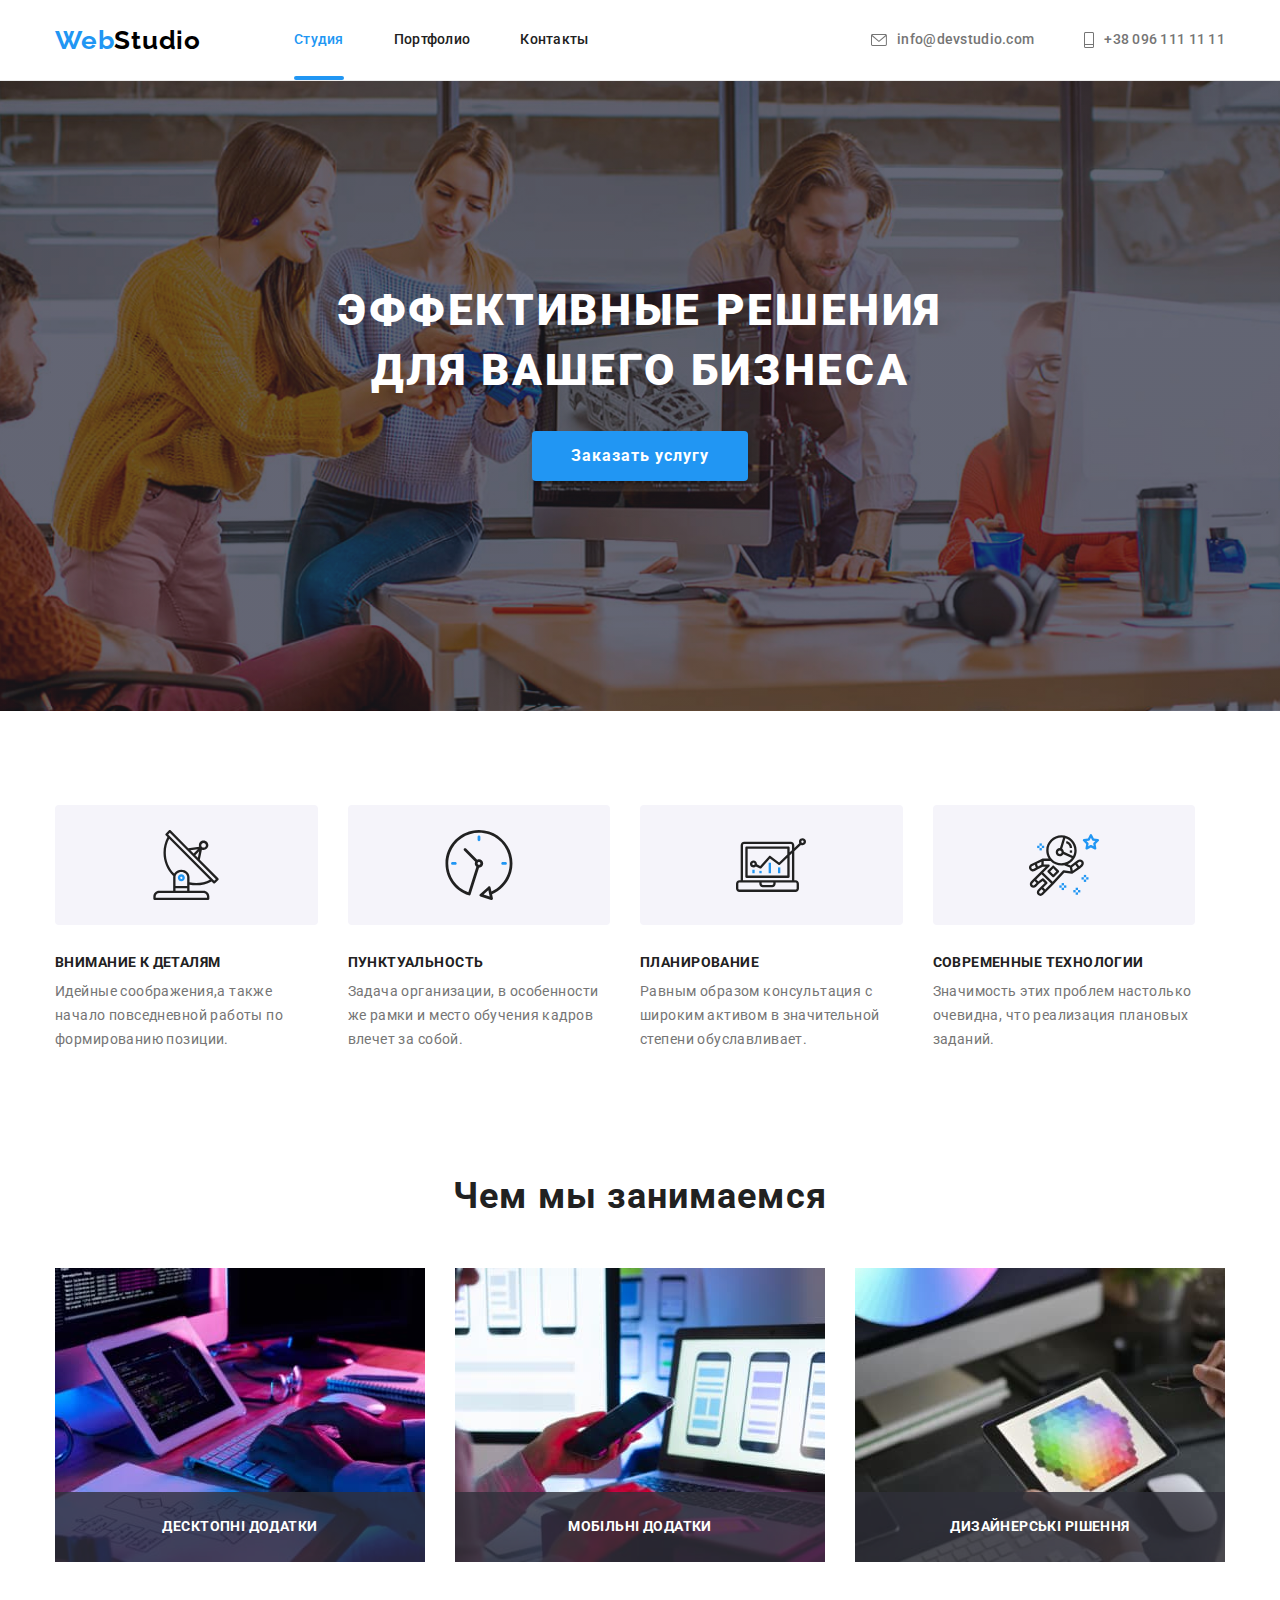
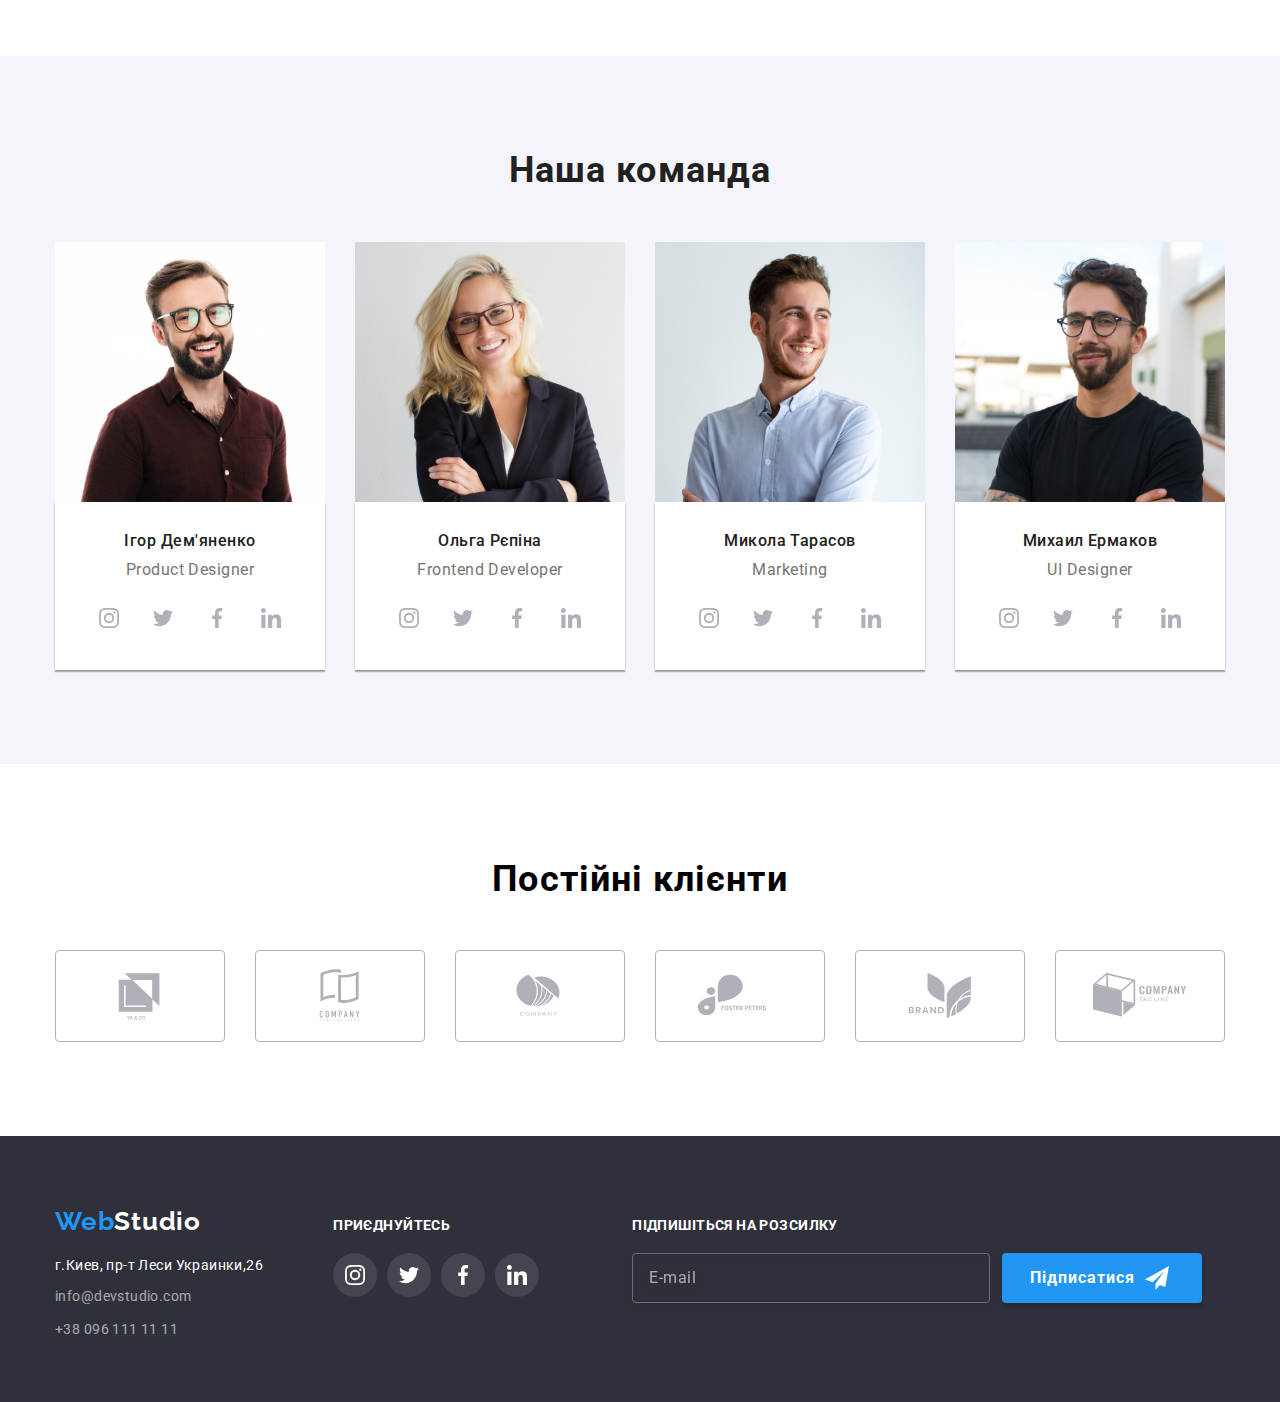
<file: index.html>
<!DOCTYPE html>
<html lang="en">
<head>
    <meta charset="UTF-8" />
    <meta http-equiv="X-UA-Compatible" content="IE=edge" />
    <meta name="viewport" content="width=device-width, initial-scale=1.0" />
    <title>Studio</title>
    <link rel="preconnect" href="https://fonts.googleapis.com" /> 
<link rel="preconnect" href="https://fonts.gstatic.com" crossorigin> 
<link href="https://fonts.googleapis.com/css2?family=Raleway:wght@700&family=Roboto:wght@400;500;700;900&display=swap" rel="stylesheet">
<link rel="stylesheet" href="https://cdnjs.cloudflare.com/ajax/libs/modern-normalize/1.1.0/modern-normalize.css" >
<link rel="stylesheet" href="./js/modal.js" />
<link rel="stylesheet" href="./css/styles.css" />
</head>
<body>
<header class="header">
    <div class="container main-nav">
    <nav class="header-nav">
    <a href="./index.html" class="header-logo link">Web<span class="logo-bleack">Studio</span></a>
    <ul class="header-list list">
    <li class="header-item"><a href="./index.html" class="header-link link current"><span class="accent line">Студия</span></a></li>
    <li class="header-item"><a href="./portfolio.html" class="header-link link">Портфолио</a></li>
    <li class="header-item"><a href="" class="header-link link">Контакты</a></li>
    </ul>
    </nav>
    <ul class="header-list-info list">
    <li class="header-item-info"><a href="mailto:info@devstudio.com" class="header-mail link"><svg class="header-icon-mail" width="16" height="12">
        <use class="icon-header" href="./images/icons.svg#icon-mail"></use>
    </svg>info@devstudio.com</a>
    </li>
    <li class="header-item-info"><a href="tel:+380961111111" class="header-tell link"><svg class="header-icon-tell" width="10" height="16">
        <use class="icon-header" href="./images/icons.svg#icon-tell"></use>
    </svg>+38 096 111 11 11</a>
    </li>
    </ul>
    </div>
</header>  
<main>
    <section class="hero">
            <div class="container">
            <h1 class="hero-title">Эффективные решения для вашего бизнеса</h1>
            <button type="button" class="hero-btm" data-modal-open>Заказать услугу</button>
            </div>
    </section>
    <section class="benefits">
        <div class="container">
        <ul class="benefits-list list">
            <li class="benefits-item">
                <div class="benefits-icon-box">
                    <svg class="benefits-icon" width="70" height="70">
                        <use href="./images/icons.svg#icon-antenna"></use>
                    </svg>
                </div>
                <h3 class="benefits-title">Внимание к деталям</h3>
                <p class="benefits-text">Идейные соображения,а также начало повседневной работы по формированию позиции.</p>
            </li>
            <li class="benefits-item">
                <div class="benefits-icon-box">
                    <svg class="benefits-icon" width="70" height="70">
                        <use href="./images/icons.svg#icon-clock"></use>
                    </svg>
                </div>
                <h3 class="benefits-title">Пунктуальность</h3>
                <p class="benefits-text">Задача организации, в особенности же рамки и место обучения кадров влечет за собой.</p>
            </li>
            <li class="benefits-item">
                <div class="benefits-icon-box">
                    <svg class="benefits-icon" width="70" height="70">
                        <use href="./images/icons.svg#icon-diagram"></use>
                    </svg>
                </div>
                <h3 class="benefits-title">Планирование</h3>
                <p class="benefits-text">Равным образом консультация с широким активом в значительной степени обуславливает.</p>
            </li>
            <li class="benefits-item">
                <div class="benefits-icon-box">
                    <svg class="benefits-icon" width="70" height="70">
                        <use href="./images/icons.svg#icon-astronaut-1"></use>
                    </svg>
                </div>
                <h3 class="benefits-title">Современные технологии</h3>
                <p class="benefits-text">Значимость этих проблем настолько очевидна, что реализация плановых заданий.</p>
            </li>
        </ul>
        </div>
    </section>
    <section class="foto">
        <div class="container">
        <h2 class="foto-title">Чем мы занимаемся</h2>
        <ul class="foto-list list">
            <li class="foto-item">
                <div class="foto-item-box">
                <img src="./images/box1.jpg" alt="процесс работы" width="370" height="294">
                <p class="foto-item-text">Десктопні додатки</p>
                </div>
            </li>
            <li class="foto-item">
                <div class="foto-item-box">
                <img src="./images/box2.jpg" alt="процесс работы" width="370" height="294">
                <p class="foto-item-text">Мобільні додатки</p>
                </div>
            </li>
            <li class="foto-item">
                <div class="foto-item-box">
                <img src="./images/box3.jpg" alt="процесс работы" width="370" height="294">
                <p class="foto-item-text">Дизайнерські рішення</p>
                </div>
            </li>
        </ul>
        </div>
    </section>
    <section class="team">
        <div class="container">
        <h2 class="team-title">Наша команда</h2>
        <ul class="team-list list">
            <li class="team-item">
                <img src="./images/img.jpg"alt="фото Ігоря Дем'яненка" width ="270" height ="270">
                <div class ="time-fio">
                <h3 class ="team-member">Ігор Дем'яненко</h3>
                <p class ="team-text">Product Designer</p>
                <ul class ="team-soc list">
                        <a href ="" class ="team-soc-link link">
                            <svg class="team-soc-icon" width ="20" height="20">
                                <use href="./images/icons.svg#icon-instagram"></use>
                        <svg ></a>
                        <Li class="team-soc-item"><a href="" class ="team-soc-link link">
                        <svg class="team-soc-icon" width ="20" height ="20">
                            <use href="./images/icons.svg#icon-twitter"></use>
                        </svg ></a>
                    </Li>
                    <Li class ="team-soc-item"><a href="" class="team-soc-link link">
                        <svg class="team-soc-icon" width="20" height="20">
                            <use href="./images/icons.svg#icon-facebook"></use>
                        </svg></a>
                    </Li>
                    <Li class="team-soc-item"><a href="" class ="team-soc-link link">
                        <svg class="team-soc-icon" width="20" height="20">
                            <use href ="./images/icons.svg#icon-linkedin"></use>
                        </svg></a>
                    </Li>
                </ul>
            </div>
            </li>
            <li class ="team-item">
                <img src ="./images/img-2.jpg" alt ="фото Ольги Рєпіної" width ="270" height ="270">
                <div class="time-fio">
                <h3 class="team-member">Ольга Рєпіна</h3>
                <p class="team-text">Frontend Developer</p>
                <ul class="team-soc list">
                    <Li class="team-soc-item">
                        <a href="" class ="team-soc-link link">
                        <svg class="team-soc-icon" width ="20" height ="20">
                            <use href="./images/icons.svg#icon-instagram"></use>
                        </svg></a>
                    </Li>
                    <Li class="team-soc-item"><a href ="" class="team-soc-link link">
                        <svg class="team-soc-icon "width ="20" height="20">
                            <use href="./images/icons.svg#icon-twitter"></use>
                        </svg></a>
                    </Li>
                    <Li class ="team-soc-item"><a href ="" class ="team-soc-link link">
                        <svg class ="team-soc-icon" width="20" height="20">
                            <use href ="./images/icons.svg#icon-facebook"></use>
                        </svg></a>
                    </Li>
                    <Li class ="team-soc-item"><a href ="" class ="team-soc-link link">
                        <svg  class ="team-soc-icon" width="20" height="20">
                            <use href="./images/icons.svg#icon-linkedin"></use>
                        </svg></a>
                    </Li>
                </ul>
            </div>
            </li>
            <li class="team-item">
                <img src ="./images/img-3.jpg" alt ="фото Миколи Тарасова" width="270" height="270">
                <div class="time-fio">
                <h3 class="team-member">Микола Тарасов</h3>
                <p class ="team-text">Marketing</p>
                <ul class ="team-soc list">
                    <Li class ="team-soc-item">
                        <a href ="" class ="team-soc-link link">
                        <svg class ="team-soc-icon" width ="20" height="20">
                            <use href ="./images/icons.svg#icon-instagram"></use>
                        </svg></a>
                    </Li>
                    <Li class ="team-soc-item"><a href ="" class ="team-soc-link link">
                        <svg class ="team-soc-icon" width="20" height="20">
                            <use href ="./images/icons.svg#icon-twitter"></use>
                        </svg></a>
                    </Li>
                    <Li class ="team-soc-item"><a href ="" class="team-soc-link link">
                        <svg class="team-soc-icon" width="20" height="20">
                            <use href="./images/icons.svg#icon-facebook"></use>
                        </svg></a>
                    </Li>
                    <Li class="team-soc-item"><a href ="" class="team-soc-link link">
                        <svg class="team-soc-icon" width="20" height="20">
                            <use href="./images/icons.svg#icon-linkedin"></use>
                        </svg ></a>
                    </Li>
                </ul>
            </div>
            </li>
            <li class="team-item">
                <img src="./images/img-4.jpg" alt ="фото Михайла Єрмакова" width="270" height="270">
                <div class ="time-fio">
                <h3 class ="team-member">Михаил Ермаков</h3>
                <p class ="team-text">UI Designer</p>
                <ul class ="team-soc list">
                    <Li class ="team-soc-item">
                        <a href ="" class ="team-soc-link link">
                        <svg class ="team-soc-icon" width ="20" height="20">
                            <use href ="./images/icons.svg#icon-instagram"></use>
                        </svg></a>
                    </Li>
                    <Li class ="team-soc-item"><a href ="" class ="team-soc-link link">
                        <svg class ="team-soc-icon" width="20" height="20">
                            <use href ="./images/icons.svg#icon-twitter"></use>
                        </svg></a>
                    </Li>
                    <Li class ="team-soc-item"><a href ="" class="team-soc-link link">
                        <svg class="team-soc-icon" width="20" height="20">
                            <use href="./images/icons.svg#icon-facebook"></use>
                        </svg></a>
                    </Li>
                    <Li class="team-soc-item"><a href ="" class="team-soc-link link">
                        <svg class="team-soc-icon" width="20" height="20">
                            <use href="./images/icons.svg#icon-linkedin"></use>
                        </svg ></a>
                    </Li>
                </ul>
            </div>
            </Li>
        </ul>
        </div>
    </section>
    <section class="consumers">
        <div class="container">
            <h2 class="consumers-title">Постійні клієнти</h2>
            <ul class="consumers-list list">
                <li class="consumers-item"><a href=""class="consumers-link link">
                    <svg class="consumers-icon" width="106" height="60">
                        <use href="./images/icons.svg#icon-logo1"></use>
                    </svg></a>
                </li>
                <li class="consumers-item"><a href=""class="consumers-link link">
                    <svg class="consumers-icon" width="106" height="60">
                        <use href="./images/icons.svg#icon-logo2"></use>
                    </svg></a>
                </li>
                <li class="consumers-item"><a href=""class="consumers-link link">
                    <svg class="consumers-icon" width="106" height="60">
                        <use href="./images/icons.svg#icon-logo3"></use>
                    </svg></a>
                </li>
                <li class="consumers-item"><a href=""class="consumers-link link">
                    <svg class="consumers-icon" width="106" height="60">
                        <use href="./images/icons.svg#icon-logo4"></use>
                    </svg></a>
                </li>
                <li class="consumers-item"><a href=""class="consumers-link link">
                    <svg class="consumers-icon" width="106" height="60">
                        <use href="./images/icons.svg#icon-logo5"></use>
                    </svg></a>
                </li>
                <li class="consumers-item"><a href=""class="consumers-link link">
                    <svg class="consumers-icon" width="106" height="60">
                        <use href="./images/icons.svg#icon-logo6"></use>
                    </svg></a>
                </li>
            </ul>
        </div>
    </section>
</main>
<footer class="footer">
<div class="container footer-container">
    <div class="footer-box">
<a href=""class="footer-logo link">Web<span class="logo-white">Studio</span></a>
<address class="address">
    <a class="address-link link"
        href="https://goo.gl/maps/7b1UoFpMWx3kuHzo9" 
        target="_blank" 
        rel="noopener noreferrer nofollow">г.Киев, пр-т Леси Украинки,26</a>
        <ul class="address-list list">
        <li class="address-item"><a href="mailto:info@devstudio.com" class="footer-mail link">info@devstudio.com</a></li>
        <li class="address-item"><a href="tel:+380961111111" class="footer-tel link">+38 096 111 11 11</a></li>
        </ul>
</address>
    </div>
<div class="footer-soc">
    <h2 class="footer-soc-title">Приєднуйтесь</h2>
    <ul class="footer-soc-list list">
        <li class="footer-soc-item">
            <a href="" class="footer-soc-link link">
                <svg class="" width="20" height="20">
                    <use href="./images/icons.svg#icon-instagram"></use>
                </svg>
            </a>
        </li>
        <li class="footer-soc-item">
            <a href="" class="footer-soc-link link">
                <svg class="footer-soc-icon" width="20" height="20">
                    <use href="./images/icons.svg#icon-twitter"></use>
                </svg>
            </a>
        </li>
        <li class="footer-soc-item">
            <a href="" class="footer-soc-link link">
                <svg class="footer-soc-icon" width="20" height="20">
                    <use href="./images/icons.svg#icon-facebook"></use>
                </svg>
            </a>
        </li>
        <li class="footer-soc-item">
            <a href="" class="footer-soc-link link">
                <svg class="footer-soc-icon" width="20" height="20">
                    <use href="./images/icons.svg#icon-linkedin"></use>
                </svg>
            </a>
        </li>
    </ul>
    </div>
    <form class="footer-form">
        <h3 class="footer-title-form">Підпишіться на розсилку</h3>
        <div class="footer-form-wrap">
        <input
            type="text"
            class="footer-input"
            name="footer-sub"
            placeholder="E-mail"/>
        <button type="submit" class="footer-form-button">
            Підписатися
            <svg class="footer-form-icon" width="24" height="24">
            <use href="./images/icons.svg#icon-icon-send"></use>
            </svg>
        </button>
        </div>
    </form>
</div>
</footer>
<div class="backdrop is-hidden" data-modal>
    <div class="modal">
    <button type="button" class="modal-button" data-modal-close>
        <svg class="modal-icon-cloused" width="11" height="11">
        <use href="./images/icons.svg#icon-Vector"></use>
        </svg>
    </button>
    <p class="modal-title">Залиште свої дані, ми вам передзвонимо</p>
    <form class="modal-form">
    <label class="modal-label">
        <span class="input-title">Ім'я</span> 
        <div class="input-wrap">
        <input type="text" class="input-form" name="user-name"/>
        <svg class="modal-icon" width="18" height="18">
        <use href="./images/icons.svg#icon-person-black-18dp-1-1"></use>
        </svg>
        </div>
    </label>
    <label class="modal-label">
        <span class="input-title">Телефон</span>
        <div class="input-wrap">
        <input 
        type="text" 
        class="input-form" 
        name="user-tell"
        title="+380 (098) 111-11-11"
        required
        pattern="[\+]\d{3}\s[\(]\d{2}[\)]\s\d{3}[\-]\d{2}[\-]\d{2}"/>
        <svg class="modal-icon" width="18" height="18">
        <use href="./images/icons.svg#icon-phone-black-18dp-1"></use>
        </svg>
        </div>
    </label>
    <label class="modal-label">
        <span class="input-title">Пошта</span>
        <div class="input-wrap">
        <input type="text" class="input-form" name="user-mail"/>
        <svg class="modal-icon" width="18" height="18">
        <use href="./images/icons.svg#icon-email-black-18dp-1"></use>
        </svg>
        </div>
    </label>
    <label class="modal-label">
        <span class="input-title">Коментар</span> 
        <textarea name="user-coment" class="modal-coment" 
        placeholder="Введіть текст"></textarea>
    </label>
    <div class="modal-checkbox">
        <input type="checkbox" 
        name="user-policy" 
        value="true" 
        class="input-check visually-hidden" 
        id="user-policy">
        <label for="user-policy" class="checkbox-text">
            <span class="user-check">
                <svg class="check-icon" width="16" height="15">
                <use href="./images/icons.svg#icon-check">
                </svg>
            </span>
            Погоджуюся з розсилкою та приймаю
            <a class="checkbox-polis">Умови договору</a>
        </label>
    </div>


    <!-- <div class="modal-checkbox">
        <input type="checkbox" class="input-check visually-hidden"/>
    <label class="label-checkbox">
        <span class="user-check">
        <svg class="check-icon" width="16" height="15">
        <use href="./images/icons.svg#icon-Vector-1">
        </svg>
        </span>
        <span class="checkbox-text">Погоджуюся з розсилкою та приймаю</span>
        <a class="checkbox-polis">Умови договору</a>
    </label>
    </div> -->
        <button type="submit" class="modal-btn">Відправити</button>
    </form>
    </div>
</div>
<script src="./js/modal.js"></script>
</body>
</html>
</file>
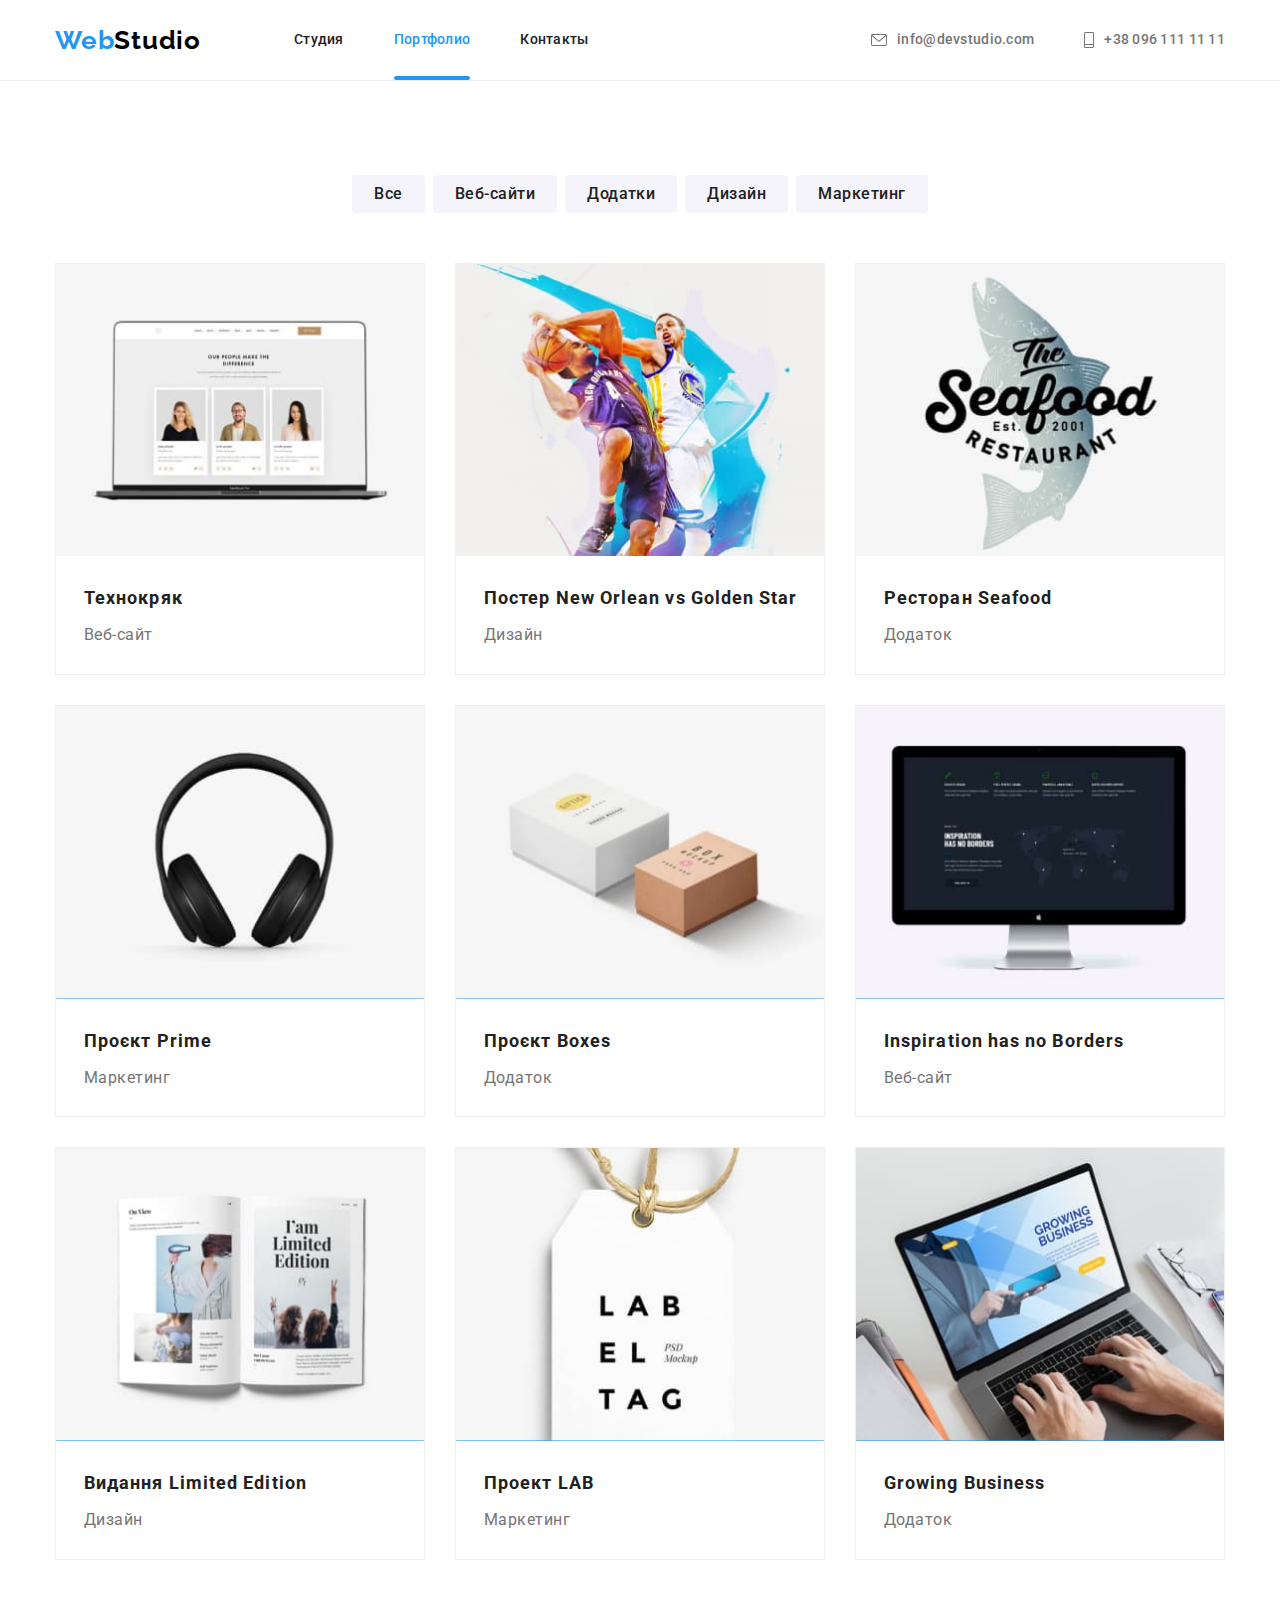
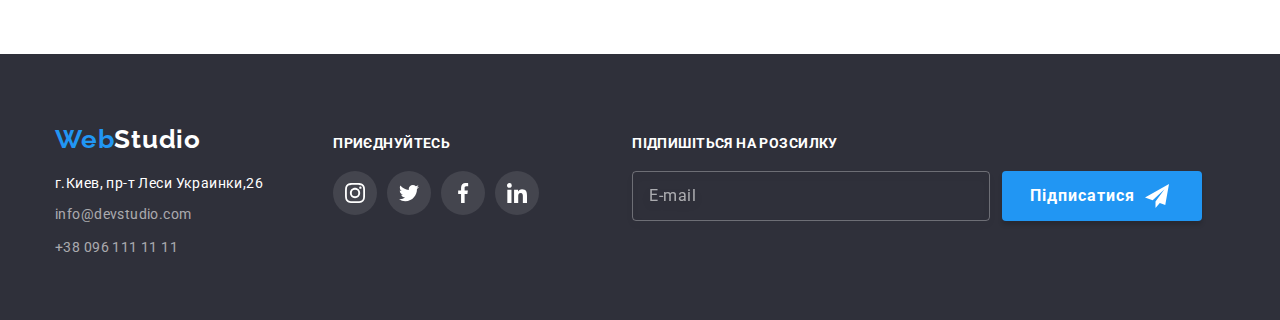
<file: portfolio.html>
<!DOCTYPE html>
<html lang="en">
<head>
    <meta charset="UTF-8" />
    <meta http-equiv="X-UA-Compatible" content="IE=edge" />
    <meta name="viewport" content="width=device-width, initial-scale=1.0" />
    <title>Portfolio</title>
    <link rel="preconnect" href="https://fonts.googleapis.com" /> 
<link rel="preconnect" href="https://fonts.gstatic.com" crossorigin> 
<link href="https://fonts.googleapis.com/css2?family=Raleway:wght@700&family=Roboto:wght@400;500;700;900&display=swap" rel="stylesheet">
<link rel="stylesheet" href="https://cdnjs.cloudflare.com/ajax/libs/modern-normalize/1.1.0/modern-normalize.css">
<link rel="stylesheet" href="./css/styles.css" />
</head>
<body>
<header class="header">
    <div class="container main-nav">
        <nav class="header-nav">
        <a href="./index.html" class="header-logo link">Web<span class="logo-bleack">Studio</span></a>
        <ul class="header-list list">
        <li class="header-item"><a href="./index.html" class="header-link link">Студия</a></li>
        <li class="header-item"><a href="./portfolio.html" class="header-link link current"><span class="accent line">Портфолио</span></a></li>
        <li class="header-item"><a href="" class="header-link link">Контакты</a></li>
        </ul>
        </nav>
        <ul class="header-list-info list">
        <li class="header-item-info"><a href="mailto:info@devstudio.com" class="header-mail link"><svg class="header-icon-mail" width="16" height="12">
            <use class="icon-header" href="./images/icons.svg#icon-mail"></use>
        </svg>info@devstudio.com</a>
        </li>
        <li class="header-item-info"><a href="tel:+380961111111" class="header-tell link"><svg class="header-icon-tell" width="10" height="16">
            <use class="icon-header" href="./images/icons.svg#icon-tell"></use>
        </svg>+38 096 111 11 11</a>
        </li>
        </ul>
        </div>
</header>
<main class="main">
    <section class="galery">
    <div class="container">
    <ul class="menu-list list">
        <li class="menu-item"><button type="button" class="menu-btm">Все</button></li>
        <li class="menu-item"><button type="button" class="menu-btm">Веб-сайти</button></li>
        <li class="menu-item"><button type="button" class="menu-btm">Додатки</button></li>
        <li class="menu-item"><button type="button" class="menu-btm">Дизайн</button></li>
        <li class="menu-item"><button type="button" class="menu-btm">Маркетинг</button></li>
    </ul>
    <ul class="galery-list list">
        <li class="galery-item">
            <div class="galery-text-box">
            <img src="./images/img-1.jpg" alt="фото проекта" 
            width="370"
            height="294">
            <p class="text-box">
                Ресурс пропонує комплексні пропозиції з різним рівнем функціоналу та сервісів. Все це дозволить відвідувачу отримати вичерпні відомості про компанію чи приватну особу.
            </p>
            </div>
            <div class="galery-name">
            <h3 class="galery-title">Технокряк</h3>
            <p class="galery-text">Веб-сайт</p></div>
        </li>
        <li class="galery-item">
            <div class="galery-text-box">
            <img src="./images/img-too.jpg" alt="фото проекта" 
            width="370"
            height="294">
            <p class="text-box">
                Ресурс пропонує комплексні пропозиції з різним рівнем функціоналу та сервісів. Все це дозволить відвідувачу отримати вичерпні відомості про компанію чи приватну особу.
            </p>
            </div>
            <div class="galery-name">
            <h3 class="galery-title">Постер New Orlean vs Golden Star</h3>
            <p class="galery-text">Дизайн</p></div>
        </li>
        <li class="galery-item">
            <div class="galery-text-box">
            <img src="./images/img-tr.jpg" alt="фото проекта" 
            width="370"
            height="294">
            <p class="text-box">
                Ресурс пропонує комплексні пропозиції з різним рівнем функціоналу та сервісів. Все це дозволить відвідувачу отримати вичерпні відомості про компанію чи приватну особу.
            </p>
            </div>
            <div class="galery-name">
            <h3 class="galery-title">Ресторан Seafood</h3>
            <p class="galery-text">Додаток</p></div>
        </li>
        <li class="galery-item">
            <div class="galery-text-box">
            <img src="./images/img-fo.jpg" alt="фото проекта" 
            width="370"
            height="294">
            <p class="text-box">
                Ресурс пропонує комплексні пропозиції з різним рівнем функціоналу та сервісів. Все це дозволить відвідувачу отримати вичерпні відомості про компанію чи приватну особу.
            </p>
            </div>
            <div class="galery-name">
            <h3 class="galery-title">Проєкт Prime</h3>
            <p class="galery-text">Маркетинг</p></div>
        </li>
        <li class="galery-item">
            <div class="galery-text-box">
            <img src="./images/img-5.jpg" alt="фото проекта" 
            width="370"
            height="294">
            <p class="text-box">
                Ресурс пропонує комплексні пропозиції з різним рівнем функціоналу та сервісів. Все це дозволить відвідувачу отримати вичерпні відомості про компанію чи приватну особу.
            </p>
            </div>
            <div class="galery-name">
            <h3 class="galery-title">Проєкт Boxes</h3>
            <p class="galery-text">Додаток</p></div>
        </li>
        <li class="galery-item">
            <div class="galery-text-box">
            <img src="./images/img-6.jpg" alt="фото проекта" 
            width="370"
            height="294">
            <p class="text-box">
                Ресурс пропонує комплексні пропозиції з різним рівнем функціоналу та сервісів. Все це дозволить відвідувачу отримати вичерпні відомості про компанію чи приватну особу.
            </p>
            </div>
            <div class="galery-name">
            <h3 class="galery-title">Inspiration has no Borders</h3>
            <p class="galery-text">Веб-сайт</p></div>
        </li>
        <li class="galery-item">
            <div class="galery-text-box">
            <img src="./images/img-7.jpg" alt="фото проекта" 
            width="370"
            height="294">
            <p class="text-box">
                Ресурс пропонує комплексні пропозиції з різним рівнем функціоналу та сервісів. Все це дозволить відвідувачу отримати вичерпні відомості про компанію чи приватну особу.
            </p>
            </div>
            <div class="galery-name">
            <h3 class="galery-title">Видання Limited Edition</h3>
            <p class="galery-text">Дизайн</p></div>
        </li>
        <li class="galery-item">
            <div class="galery-text-box">
            <img src="./images/img-8.jpg" alt="фото проекта" 
            width="370"
            height="294">
            <p class="text-box">
                Ресурс пропонує комплексні пропозиції з різним рівнем функціоналу та сервісів. Все це дозволить відвідувачу отримати вичерпні відомості про компанію чи приватну особу.
            </p>
            </div>
            <div class="galery-name">
            <h3 class="galery-title">Проект LAB</h3>
            <p class="galery-text">Маркетинг</p></div>
        </li>
        <li class="galery-item">
            <div class="galery-text-box">
            <img src="./images/img-9.jpg" alt="фото проекта" 
            width="370"
            height="294">
            <p class="text-box">
                Ресурс пропонує комплексні пропозиції з різним рівнем функціоналу та сервісів. Все це дозволить відвідувачу отримати вичерпні відомості про компанію чи приватну особу.
            </p>
            </div>
            <div class="galery-name">
            <h3 class="galery-title">Growing Business</h3>
            <p class="galery-text">Додаток</p></div>
        </li>
    </ul>
</div>
</section>
</main>
<footer class="footer">
    <div class="container footer-container">
        <div class="footer-box">
    <a href=""class="footer-logo link">Web<span class="logo-white">Studio</span></a>
    <address class="address">
        <a class="address-link link"
            href="https://goo.gl/maps/7b1UoFpMWx3kuHzo9" 
            target="_blank" 
            rel="noopener noreferrer nofollow">г.Киев, пр-т Леси Украинки,26</a>
            <ul class="address-list list">
            <li class="address-item"><a href="mailto:info@devstudio.com" class="footer-mail link">info@devstudio.com</a></li>
            <li class="address-item"><a href="tel:+380961111111" class="footer-tel link">+38 096 111 11 11</a></li>
            </ul>
    </address>
        </div>
    <div class="footer-soc">
        <h2 class="footer-soc-title">Приєднуйтесь</h2>
        <ul class="footer-soc-list list">
            <li class="footer-soc-item">
                <a href="" class="footer-soc-link link">
                    <svg class="" width="20" height="20">
                        <use href="./images/icons.svg#icon-instagram"></use>
                    </svg>
                </a>
            </li>
            <li class="footer-soc-item">
                <a href="" class="footer-soc-link link">
                    <svg class="footer-soc-icon" width="20" height="20">
                        <use href="./images/icons.svg#icon-twitter"></use>
                    </svg>
                </a>
            </li>
            <li class="footer-soc-item">
                <a href="" class="footer-soc-link link">
                    <svg class="footer-soc-icon" width="20" height="20">
                        <use href="./images/icons.svg#icon-facebook"></use>
                    </svg>
                </a>
            </li>
            <li class="footer-soc-item">
                <a href="" class="footer-soc-link link">
                    <svg class="footer-soc-icon" width="20" height="20">
                        <use href="./images/icons.svg#icon-linkedin"></use>
                    </svg>
                </a>
            </li>
        </ul>
        </div>
        <form class="footer-form">
            <h3 class="footer-title-form">Підпишіться на розсилку</h3>
            <div class="footer-form-wrap">
            <input
                type="text"
                class="footer-input"
                name="footer-sub"
                placeholder="E-mail"/>
                <button type="submit" class="footer-form-button">
                    Підписатися
                    <svg class="footer-form-icon" width="24" height="24">
                    <use href="./images/icons.svg#icon-icon-send"></use>
                    </svg>
                </button>
            </div>
        </form>
    </div>
    </footer>
</body>
</html>
</file>
<file: css/styles.css>
:root{
    --header-linke-color:#2196F3;
    --title-color:#212121;
    --hero-text:#757575;
    --color-fone:#2F303A;
    --title-color-too:#FFFFFF;
    --icon-color:#afb1b8;
    --card-set-gap:margin-left: 30px;
    --animation-cub: cubic-bezier(0.4, 0, 0.2, 1);
}
p,h1,h2,h3,h4,h5,h6{
    margin: 0;
}
ul{
    margin: 0;
    margin-left: 0;
    padding: 0;
    list-style: none;
}
button{
    cursor: pointer;
}
address{
    font-style: normal;
}
body{
    font-family:'Roboto',sans-serif;
}
img{
    display: block;
    max-width: 100%;
    height: auto;
    } 

.visually-hidden {
        position: absolute;
        white-space: nowrap;
        width: 1px;
        height: 1px;
        overflow: hidden;
        border: 0;
        padding: 0;
        clip: rect(0 0 0 0);
        clip-path: inset(50%);
        margin: -1px;
}

.list{
    list-style: none;
}
.link{
    text-decoration: none;
}
.container{
    width: 1200px;
    padding-left: 15px;
    padding-right: 15px;
    margin-left: auto;
    margin-right: auto;
    /* outline: 2px solid red; */
}

        /* -----------------Header ---------------*/

.header{
    border-bottom: 1px solid #ececec;
}

.header-nav,.main-nav{
    display: flex;
    align-items: center; 
}

.header-logo,
.footer-logo{
    font-family: 'Raleway';
    font-style: normal;
    font-weight: 700;
    font-size: 26px;
    line-height: 1.19px;
    letter-spacing: 0.03em;
    color: #2196F3;
}
.logo-bleack{
    font-family: 'Raleway';
    font-style: normal;
    font-weight: 700;
    font-size: 26px;
    line-height: 1.19;
    letter-spacing: 0.03em;
    color: #000000;
}
.header-list .link.current{
    color: var(--header-linke-color);
}

.header-link{
    font-weight: 500;
    font-size: 14px;
    line-height: 1.14;
    letter-spacing: 0.02em;
    position: relative;
    display: block;
    padding-top: 32px;
    padding-bottom: 32px;
    color: var(--title-color);
    transition: color 250ms var(--animation-cub);
}

.header-link:hover,
.header-link:focus{

    color:var(--header-linke-color);
}

.header-link::after {
    position: absolute;
    content: "";
    display: block;
    width: 100%;
    height: 4px;
    left: 0;
    bottom: 0;
    border-radius: 2px;
    transform: scaleX(0);
    opacity: 0;
    transition: transform 250ms var(--animation-cub), 
    opacity 250ms var(--animation-cub),
    background-color 250ms var(--animation-cub);
}


.header-link:hover::after{
    opacity: 1;
    transform: scaleX(1);

    background-color: var(--header-linke-color);
    transition: transform 250ms var(--animation-cub), 
    opacity: 250ms var(--animation-cub),
    background-color: 250ms var(--animation-cub);
}
.accent{
color: var(--header-linke-color);
}
.line{
    display: inline-block;
}
.line::after {
    position: absolute;
    content: "";
    width: 100%;
    height: 4px;
    left: 0;
    bottom: 0;
    border-radius: 2px;
    background-color:var(--header-linke-color);
}

.header-list{
    display: flex;
    margin-left: 93px;

}
.header-item{
    margin-right: 50px;
}
.header-item:last-child{
    margin-right: 0px;
}
.header-list-info 
.header-item-info+.header-item-info{
    margin-left: 50px;
}
.header-list-info{
    display: flex;
    margin-left: auto;
}

.header-mail{
    font-weight: 500;
    font-size: 14px;
    line-height: 1.14;
    letter-spacing: 0.02em;

    color:var(--hero-text);
}

.header-tell,.footer-tell,.footer-mail{
    font-weight: 500;
    font-size: 14px;
    line-height: 1.14;
    letter-spacing: 0.02em;
    transition: 250ms var(--animation-cub);

    color:var(--hero-text);
}

.header-tell:hover,.header-tell:focus,
.header-mail:hover,.header-mail:focus {

    color:var(--header-linke-color);
}

.header-mail, 
.header-tell {
    display: flex;
    align-items: center;
}

.header-icon-mail, 
.header-icon-tell{
    display: flex;
    margin-right: 10px;
    fill:currentColor;
}

                    /* ------------Hero ------------*/                      
.hero{
    padding-top: 200px;
    padding-bottom: 200px;
    text-align:center;
    max-width: 1600px;
    margin: 0 auto;
    background-repeat: no-repeat;
    background-size: cover;
    background-position: center;
    background-color:var(--color-fone);
    background-image: linear-gradient(
    rgba(47, 48, 58, 0.4),
    rgba(47, 48, 58, 0.4)
    ),
    url(../images/logo.jpg);
    
}

.hero-title{
    font-weight: 900;
    font-size: 44px;
    line-height: 1.36;
    letter-spacing: 0.06em;
    text-transform: uppercase;

    color:var(--title-color-too);
}

.hero-title{
    max-width: 696px; 
    text-align: center;
    margin: 0 auto;
    }

.hero-btm{
    display:inline-block;
    padding: 10px 32px;
    min-width: 216px;
    margin: 30px;

    color: var(--title-color-too);
    background: var(--header-linke-color);
    box-shadow: 0px 4px 4px rgba(0, 0, 0, 0.15);
    border-radius: 4px;
    border-width: 0px;
    font-family: 'Roboto';
    font-style: normal;
    font-weight: 700;
    font-size: 16px;
    line-height: 1.87;
    text-decoration:none;
    letter-spacing: 0.06em;
    text-align:center;
    cursor: pointer;
    transform: scaleX(1);
    transition: 250ms var(--animation-cub);
    }
    
    .hero-btn:hover {
        transform: scale(1.03);
    }


              /* ---------------benefits---------- */
.benefits{
padding-top: 94px;
}

.benefits-icon-box{
    display: flex;   
    height: 120px;
    align-items: center;
    justify-content: center;
    margin-bottom: 30px;
    border-radius: 4px;
    background-color: #F5F4FA;
}

.benefits-list{
    display: flex;
    padding: 0;
}

.benefits-item{
    margin-right: 30px;
    margin-bottom: 30px;
    max-width: 270px;
    flex-basis: calc((100% - 90px) / 4);
}

.benefits-title {
    font-weight: 700;
    font-size: 14px;
    line-height: 1.14;
    letter-spacing: 0.03em;
    text-transform: uppercase;
    margin-bottom: 10px;

    color:var(--title-color);
    
}

.benefits-text {
    font-weight: 400;
    font-size: 14px;
    line-height: 1.71;
    letter-spacing: 0.03em;

    color:var(--hero-text);
}
                      /* ---------------foto---------- */
.foto{
    padding-top: 94px; 
    padding-bottom: 94px;
}
.foto-title,
.team-title{
font-weight: 700;
font-size: 36px;
line-height: 1.16;
text-align: center;
letter-spacing: 0.03em;
margin-bottom: 50px;

color: var(--title-color);
}

.foto-list{
    display: flex;
    padding: 0;
    margin: 0;
    gap: 30px;
}
.foto-item{
    width: calc((100% - 60px)/3);
}

.foto-item-box{
    position: relative;
}

.foto-item-text{
    position: absolute;
    font-weight: 700;
    font-size: 14px;
    line-height: 1.14;
    text-align: center;
    width: 370px;
    padding: 27px;
    bottom: 0;
    letter-spacing: 0.03em;
    text-transform: uppercase;
    
    color:var(--title-color-too);
    background-color: rgba(47, 48, 58, 0.8);
}


               /* --------------Team----------- */
.team{
    background-color:#F5F4FA;  
    padding-top: 94px;
    padding-bottom: 94px;
}

.team-member{
    font-weight: 500;
    font-size: 16px;
    line-height: 1.18;
    text-align: center;
    letter-spacing: 0.03em;
    /* margin-top: 30px; */

    color:var(--title-color);
}
.team-text{
    font-weight: 400;
    font-size: 16px;
    line-height: 1.18;
    text-align: center;
    letter-spacing: 0.03em;
    margin-top: 10px;
    margin-bottom: 16px;
    
    color:var(--hero-text)
}

.team-list{
    display: flex;
}

.team-item {
    margin-right: 30px;
}

.team-item:last-child {
    margin-right: 0px;
}

.time-fio{
    padding-top: 30px;
    padding-bottom: 30px;
    background-color: #fff;
    box-shadow: 0px 1px 3px 
    rgb(0 0 0 / 12%), 0px 1px 1px 
    rgb(0 0 0 / 14%), 0px 2px 1px 
    rgb(0 0 0 / 20%);

}

.team-soc{
    display: flex;
    justify-content: center;
    gap: 10px;
}

.team-soc-link{
    display: flex;
    align-items: center;
    justify-content: center;
    width: 44px;
    height: 44px;
    border-radius: 50%;
    fill: var(--icon-color);
    transition: 250ms var(--animation-cub);
}

.team-soc-link:hover,
.team-soc-link:focus {
    fill: #fff;
    background-color:var(--header-linke-color);
}

                         /* ---------------consumers----------- */

.consumers {
    padding-top: 94px;
    padding-bottom: 94px;
}

.consumers-title {
    margin-bottom: 50px;
    font-size: 36px;
    line-height: 1.17;
    text-align: center;
    font-weight: 700;
    letter-spacing: 0.03em;
    
    
}

.consumers-list {
    display: flex;
    gap: 30px;
    justify-content: center;
}

.consumers-link {
    display: flex;
    justify-content: center;
    align-items: center;
    width: 170px;
    height: 92px;
    border: 1px solid #afb1b8;
    border-radius: 4px;
    fill:var(--icon-color);
    transition: 250ms var(--animation-cub);
}

.consumers-link:hover,
.consumers-link:focus {
    fill:var(--header-linke-color);
    border-color:var(--header-linke-color);
}


                      /* ---------------footer----------- */

.footer{
    background-color: #2F303A;
    padding-top: 60px;
    padding-bottom: 60px;
}

.footer-container{
    display: flex;
    align-items: baseline;
}

.footer-logo{
    margin-top: 60px;
}

.logo-white{
    font-weight: 700;
    font-size: 26px;
    line-height: 1.93;
    letter-spacing: 0.03em;

    color:var(--title-color-too);
}

.footer-box{
    margin-right: 70px;
    flex-grow: 1px;
}

.address-list{
    padding: 0;
    margin: 0;
}
.address-link{
    font-weight: 400;
    font-size: 14px;
    line-height: 1.5;
    letter-spacing: 0.03em;
    margin-top: 20px;
    /* flex-shrink: 0 auto; */

    color:var(--title-color-too);
}
.footer-mail,
.footer-tel{
    font-weight: 400;
    font-size: 14px;
    line-height: 1.71;
    letter-spacing: 0.03em;

    color: rgba(255, 255, 255, 0.6);
}

.footer-mail,
.footer-tel,
.address-link{
    display: inline-block;
    margin-top: 9px;
    padding-left: 0;
}

.footer-tell:hover,.footer-telll:focus,
.footer-mail:hover,.footer-mail:focus {

    color:var(--header-linke-color);
}

.footer-soc-title {
    margin-top: 15px;
    margin-bottom: 20px;
    font-weight: 700;
    font-size: 14px;
    line-height: 16px;
    letter-spacing: 0.03em;
    text-transform: uppercase;

    color: var(--title-color-too);
}

.footer-soc-list {
    display: flex;
    gap: 10px;
    
}

.footer-soc-link {
    display: flex;
    justify-content: center;
    align-items: center;
    width: 44px;
    height: 44px;
    border-radius: 50%;

    background: rgba(255, 255, 255, 0.1);
    fill: #fff;
    transition: 250ms var(--animation-cub);
}

.footer-soc-link:hover,
.footer-soc-link:focus {
    background-color:var(--header-linke-color);
}
                       /* ---------------foot-form------------ */

.footer-form {
    margin-left: 93px;
}

.footer-title-form {
    font-weight: 700;
    font-size: 14px;
    line-height: 16px;
    letter-spacing: 0.03em;
    text-transform: uppercase;
    color: #FFFFFF;
    margin-bottom: 20px;
}

.footer-form-wrap {
    display: flex;
}

.footer-input {
    padding-left: 16px;
    width: 358px;
    height: 50px;
    border: 1px solid rgba(255, 255, 255, 0.3);
    filter: drop-shadow(0px 4px 4px rgba(0, 0, 0, 0.15));
    border-radius: 4px;
    outline: none;
    background-color: transparent;
    color: #fff;
    transition: border-color 250ms var(--animation-cub);
}
                    
.footer-input:focus {
    border-color: var(--header-linke-color);
}

.footer-input::placeholder {
    font-size: 16px;
    line-height: 1.25;
    display: flex;
    align-items: center;
    letter-spacing: 0.03em;
    color: rgba(255, 255, 255, 0.6);
}

.footer-form-button {
    width: 200px;
    height: 50px;
    padding: 10px 28px;
    margin-left: 12px;
    font-weight: 700;
    font-size: 16px;
    line-height: 1.88;
    display: flex;
    align-items: center;
    text-align: center;
    letter-spacing: 0.06em;
    border: none;
    outline: none;
    cursor: pointer;
    box-shadow: 0px 4px 4px rgba(0, 0, 0, 0.15);
    border-radius: 4px;
    background-color: var(--header-linke-color);
    color: #fff;
    transition: box-shadow 250ms var(--animation-cub);
}
                    
.footer-form-button:hover,
.footer-form-button:focus {
    filter: drop-shadow(0px 4px 4px rgba(0, 0, 0, 0.25));
    cursor: pointer;
}

.footer-form-icon {
    margin-left: 10px;
    fill: #fff;
}

               /* ------------Portfolio------------ */

.galery{
    padding-top: 94px;
    padding-bottom: 94px;
}

.menu-item{
    font-family: 'Roboto';
    font-style: normal;
    font-weight:500;
    font-size: 16px;
    line-height: 1.62px;
    text-align: center;
    letter-spacing: 0.03em;

    color: var(--title-color);
}

.menu-btm{
    padding: 6px 22px;
    background: #F5F4FA;
    border-radius: 4px;
    border-width: 0px;
    font-family: 'Roboto';
    font-style: normal;
    font-weight: 500;
    font-size: 16px;
    line-height: 1.62;
    text-align: center;
    letter-spacing: 0.03em;
    color:var(--title-color);
    cursor: pointer;
    transition: 250ms var(--animation-cub);

    color:var(--title-color);
}
.menu-btm:hover,
.menu-btm:focus{
    color:var(--title-color-too);
}
.menu-btm:hover,
.menu-btm:focus{
    background: var(--header-linke-color);

    box-shadow: 
    0px 3px 1px rgba(0, 0, 0, 0.1), 
    0px 1px 2px rgba(0, 0, 0, 0.08),
    0px 2px 2px rgba(0, 0, 0, 0.12);
}

.menu-btm{
    cursor: pointer;
}

.menu-list{
    display: flex;
    justify-content:center;
    padding: 0;
    margin: 0;
}

.menu-item{
    margin-right: 8px;
}

.menu-item:last-child{
    margin-right: 0px;
}

.header-list-info{
    display: flex;
    margin-left: auto;
}
.galery-list{
    display: flex;
    flex-wrap: wrap;
    gap: 30px;
    padding: 0;
    margin-top: 50px;
}
.galery-item{
    width: calc((100% - 60px)/3);

    transition: 250ms var(--animation-cub);
    background:var(--title-color-too);
    border: 1px solid #EEEEEE;
}

.galery-item:hover,
.galery-item:focus {
    box-shadow:
    0px 1px 1px rgba(0, 0, 0, 0.12),
    0px 4px 4px rgba(0, 0, 0, 0.06),
    1px 4px 6px rgba(0, 0, 0, 0.16);  
}

.galery-item:hover .text-box{
    transform: translateY(0);
}

.galery-title{
    min-width: 322px;
    font-weight: 700;
    font-size: 18px;
    line-height: 2;
    letter-spacing: 0.06em;
    margin: 4px;

    color: var(--title-color);
}

.galery-text{
    font-weight: 400;
    font-size: 16px;
    line-height: 1.87;
    letter-spacing: 0.03em;
    margin: 4px;

    color: var(--hero-text);
}
.galery-name{
    padding: 20px 24px;
}

.galery-text-box{
    position: relative;
    overflow: hidden;
}
.text-box{
    position: absolute;
    top: 0;
    left: 0;
    font-style: normal;
    font-weight: 400;
    font-size: 18px;
    letter-spacing: 0.03em;
    height: 100%;
    padding: 63px 24px;
    transform: translateY(100%);
    transition: 250ms var(--animation-cub);
    transition: transform 400ms linear;
    line-height: 1.5;

    background: rgba(33, 150, 243, 0.9);
    color:var(--title-color-too)
}

                          /* --------------Modalka------------ */
.backdrop{
    position:fixed;
    width: 100%;
    height: 100%;
    top: 0px;

    background-color:rgba(0, 0, 0, 0.2);
    transition: opacity 250ms var(--animation-cub),
    visibility 250ms var(--animation-cub);
}

.modal{
    position: absolute;
    padding: 40px;
    width: 528px;
    min-height: 581px;
    background-color: #fff;
    border-radius: 4px;
    top: 50%;
    left: 50%;
    transform: translate(-50%, -50%) scale(1);
    transition: transform 250ms var(--animation-cub);
}

.backdrop.is-hidden .modal {
    transform: translate(-50%, -50%) scale(0);
}

.modal-button{
    position: absolute;
    cursor: pointer;
    padding: 0;
    right: 8px;
    top: 8px;
    width: 30px;
    height: 30px;
    border-radius: 50%;

    border: 1px solid rgba(0, 0, 0, 0.1);
    background-color: transparent;
}

.modal-icon-cloused{
    display: block;
    margin-left: auto;
    margin-right: auto;
    transition: fill 250ms var(--animation-cub);
}

.modal-icon-cloused:hover {
    fill:var(--header-linke-color);
}
.input-wrap{
    position: relative;
    margin-top: 4px;
    margin-bottom: 10px;
}

.input-title{
    display: block;
    margin-bottom: 4px;
    font-weight: 400;
    font-size: 12px;
    letter-spacing: 0.01em;

    color: var(--hero-text);
}

.modal-label{
    margin-bottom: 10px;
}

.modal-coment {
    width: 100%;
    height: 120px;
    padding: 12px 16px;
    margin-top: 4px;
    font-size: 12px;
    padding-left: 42px;
    color: var(--color-fone);
    margin-bottom: 20px;
    border: 1px solid rgba(33, 33, 33, 0.2);
    border-radius: 4px;
    outline: transparent;
    resize: none;
    transition: border-color 250ms var(--animation-cub);
}

.modal-coment:focus {
    border-color: var(--header-linke-color);
}

.modal-coment::placeholder {
    font-size: 12px;
    line-height: 1.17;
    letter-spacing: 0.01em;
    color: rgba(117, 117, 117, 0.5);
}

.modal-icon {
    position: absolute;
    left: 15px;
    top: 50%;
    transform: translateY(-50%);
    transition: fill 250ms var(--animation-cub); 
}

.is-hidden{
    opacity: 0;
    visibility: hidden;
    pointer-events: none;
}
.no-scroll {
    overflow: hidden;
}

.modal-title{
    font-weight: 700;
    font-size: 20px;
    line-height: 1.15;
    text-align: center;
    letter-spacing: 0.03em;
    margin-bottom: 12px;

    color:var(--title-color);
}

.input-form{
    width: 100%;
    height: 40px;
    padding-left: 42px;
    font-size: 12px;
    color: var(--color-fone);
    border: 1px solid rgba(33, 33, 33, 0.2);
    border-radius: 4px;
    outline: transparent;
    transition: border-color 250ms var(--animation-cub);
}

.input-form:focus {
    border-color: var(--header-linke-color);
}

.input-form:focus + .modal-icon {
    fill:var(--header-linke-color);
}


                        /* -----------------------checkbox--------------- */

.checkbox-text{
    font-weight: 400;
    font-size: 14px;
    letter-spacing: 0.03em;
    margin-bottom: 30px;
    color: #757575;
    display:flex;
}

.checkbox-text span{
    width: 16px;
    height: 15px;
    border: 2px solid #212121;
    border-radius: 3px;
    margin-right: 5px;
    display: flex;
    justify-content: center;
    transition: background-color: 250ms linear, border-color:250ms linear;
}

.modal-checkbox{
    
}
.check-icon{
    fill: #fff;
    transition: fill 250ms linear;
}

.input-check:checked + .checkbox-text span {
    background-color: var(--header-linke-color);
    border-color: var(--header-linke-color);
    border: none;
}

.input-check:checked + .checkbox-text .check-icon {
    fill: #fff
}
.input-check:focus + .checkbox-text span {
    border-color: var(--header-linke-color);
}

.checkbox-polis{
    font-size: 14px;
    letter-spacing: 0.03em;
    margin-left: 3px;
    text-decoration:underline;
    color:var(--header-linke-color);
}


/* .checkbox-text::before{
    content:"";
    width: 16px;
    height: 15px;
    border: 2px solid #212121;
    border-radius: 3px;
    margin-right: 5px;
    transition: background-color: 250ms linear;
}

.input-check:checked + .checkbox-text::before {
    background-color: var(--header-linke-color);
    background-image: url(../images/chek.svg);
    background-repeat: no-repeat;
    background-position: center;
    border: none;
} */


.modal-btn{
    display:block;
    margin: 0 auto;
    padding: 10px 32px;
    min-width: 200px;
    color: var(--title-color-too);
    background: var(--header-linke-color);
    box-shadow: 0px 4px 4px rgba(0, 0, 0, 0.15);
    border-radius: 4px;
    border-width: 0px;
    font-family: 'Roboto';
    font-style: normal;
    font-weight: 700;
    font-size: 16px;
    line-height: 1.87;
    text-decoration:none;
    letter-spacing: 0.06em;
    text-align:center;
    cursor: pointer;
    transform: scaleX(1);
    transition: 250ms var(--animation-cub);
    }
    
    .modal-btn:hover {
        transform: scale(1.03);
    }
</file>
